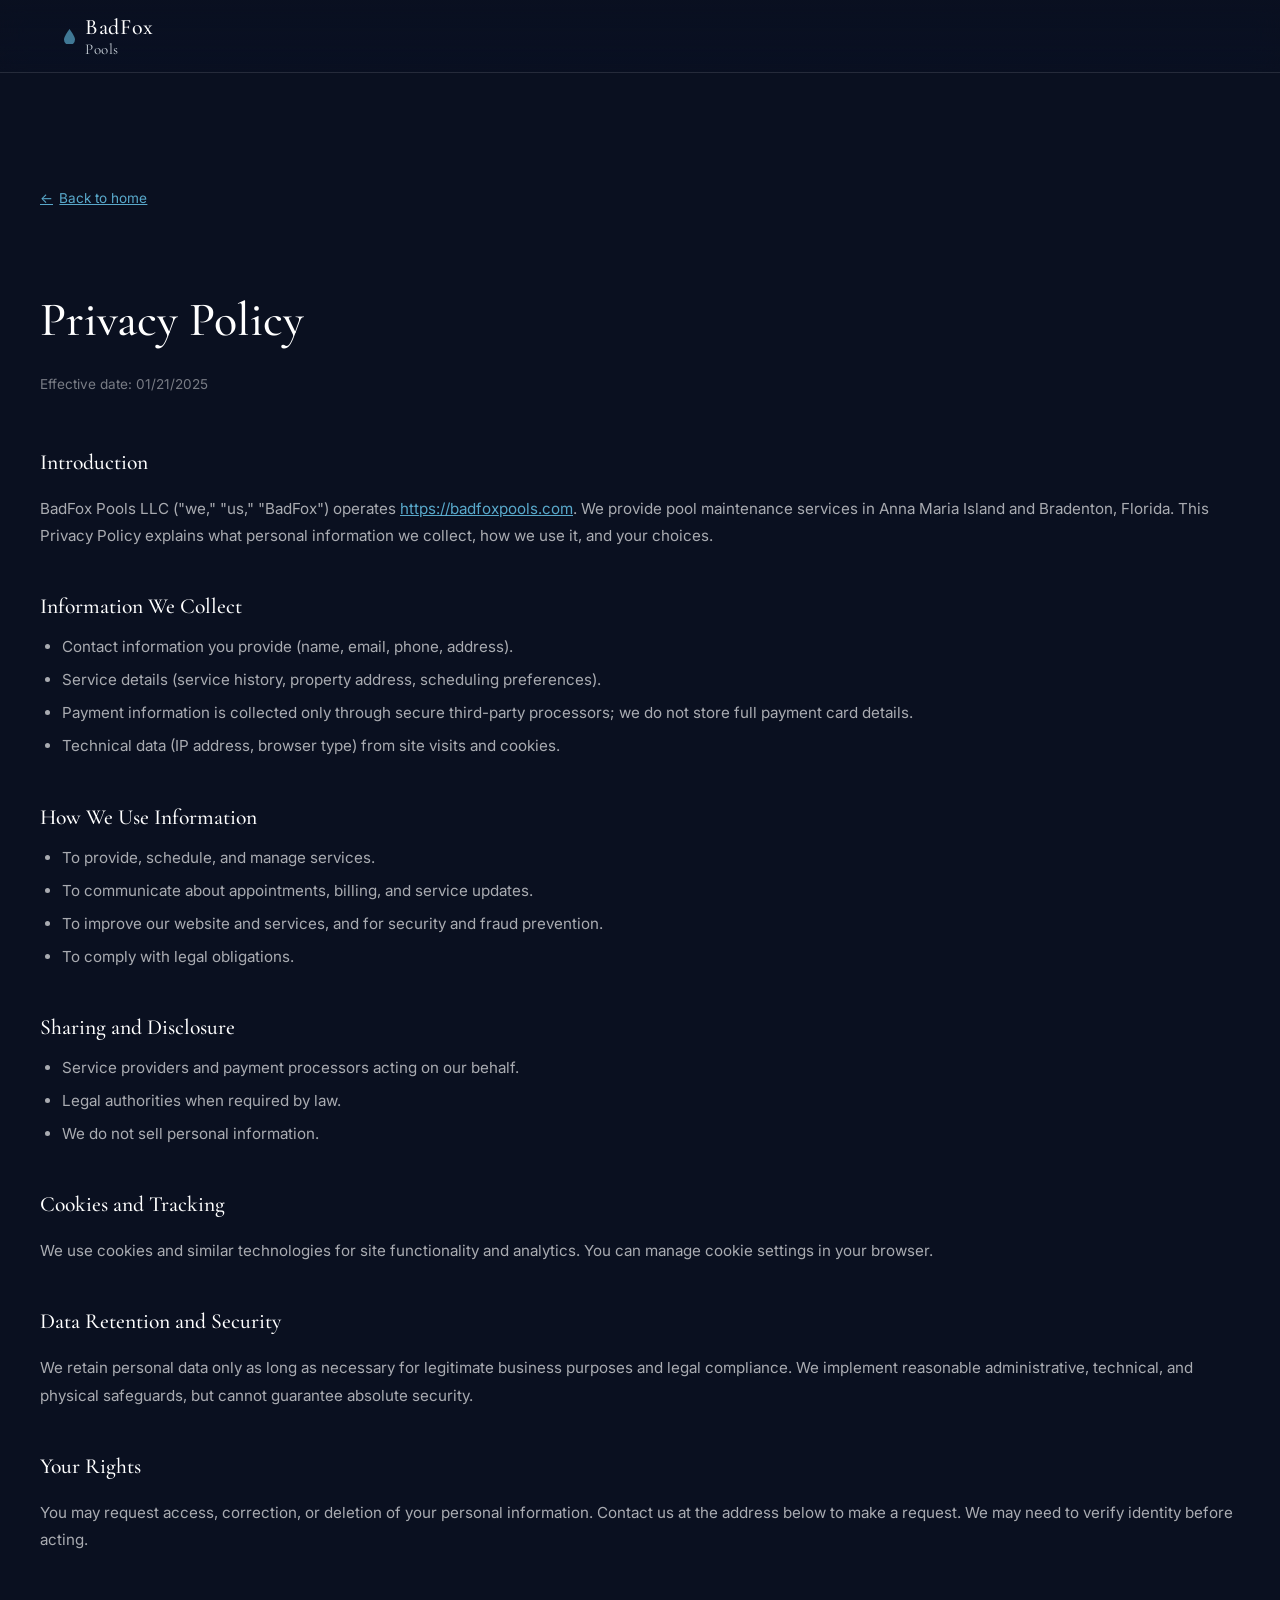
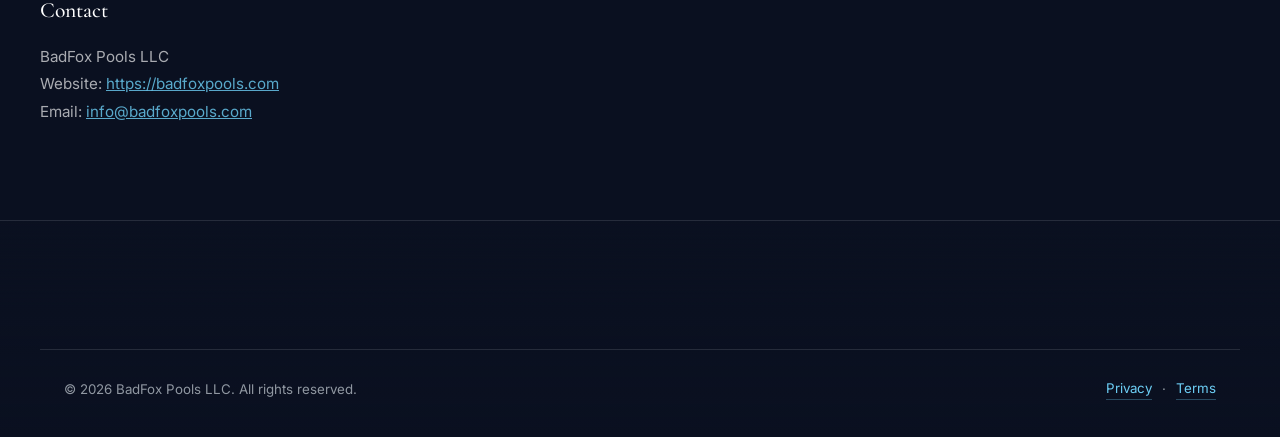
<file: privacy.html>
<!doctype html>
<html lang="en">
<head>
  <meta charset="utf-8" />
  <meta name="viewport" content="width=device-width, initial-scale=1, viewport-fit=cover" />
  <meta name="theme-color" content="#0a1020" />
  <title>Privacy Policy — BadFox Pools LLC</title>
  <meta name="description" content="Privacy Policy for BadFox Pools LLC." />
  <meta name="robots" content="noindex, follow" />
  <link rel="icon" type="image/png" href="assets/logo.png" />
  <link rel="apple-touch-icon" href="assets/logo.png" />
  <link rel="preconnect" href="https://fonts.googleapis.com" />
  <link rel="preconnect" href="https://fonts.gstatic.com" crossorigin />
  <link rel="preload" as="style"
    href="https://fonts.googleapis.com/css2?family=Cormorant+Garamond:ital,wght@0,300;0,400;0,500;0,600;1,400;1,500&family=Inter:wght@300;400;500;600;700&display=swap"
    onload="this.onload=null;this.rel='stylesheet'" />
  <noscript>
    <link rel="stylesheet"
      href="https://fonts.googleapis.com/css2?family=Cormorant+Garamond:ital,wght@0,300;0,400;0,500;0,600;1,400;1,500&family=Inter:wght@300;400;500;600;700&display=swap" />
  </noscript>
  <link rel="stylesheet" href="styles.css" />
  <style>
    .legal-page { padding: 7rem 0 5rem; }
    .legal-page h1 { font-family: 'Cormorant Garamond', serif; font-size: clamp(2rem, 5vw, 3rem); font-weight: 500; color: #fff; margin-bottom: .5rem; }
    .legal-page .effective { font-size: .85rem; color: rgba(255,255,255,.45); margin-bottom: 3rem; }
    .legal-page h2 { font-family: 'Cormorant Garamond', serif; font-size: 1.35rem; font-weight: 500; color: #fff; margin: 2.5rem 0 .6rem; }
    .legal-page p, .legal-page li { font-size: .95rem; color: rgba(255,255,255,.65); line-height: 1.8; }
    .legal-page ul { padding-left: 1.4rem; margin: .5rem 0; }
    .legal-page ul li { margin-bottom: .35rem; }
    .legal-page a { color: rgba(109,207,246,.8); text-decoration: underline; }
    .legal-page a:hover { color: rgba(109,207,246,1); }
    .back-link { display: inline-flex; align-items: center; gap: .4rem; font-size: .85rem; color: rgba(255,255,255,.45); text-decoration: none; margin-bottom: 2.5rem; transition: color .2s; }
    .back-link:hover { color: rgba(255,255,255,.8); }
    .back-link::before { content: '←'; }
  </style>
</head>
<body>
  <header class="site-header" role="banner">
    <div class="nav-wrap">
      <a class="wordmark" href="index.html" aria-label="BadFox Pools home">
        <svg class="wordmark-drop" width="11" height="15" viewBox="0 0 11 15" fill="none" xmlns="http://www.w3.org/2000/svg" aria-hidden="true"><path d="M5.5 0C5.5 0 0 7.2 0 10.5a5.5 5.5 0 0 0 11 0C11 7.2 5.5 0 5.5 0Z" fill="rgba(109,207,246,0.55)"/></svg>
        <span class="wordmark-text">BadFox<span class="wordmark-sub">Pools</span></span>
      </a>
    </div>
  </header>

  <main id="main">
    <div class="legal-page container">
      <a class="back-link" href="index.html">Back to home</a>
      <h1>Privacy Policy</h1>
      <p class="effective">Effective date: 01/21/2025</p>

      <h2>Introduction</h2>
      <p>BadFox Pools LLC ("we," "us," "BadFox") operates <a href="https://badfoxpools.com">https://badfoxpools.com</a>. We provide pool maintenance services in Anna Maria Island and Bradenton, Florida. This Privacy Policy explains what personal information we collect, how we use it, and your choices.</p>

      <h2>Information We Collect</h2>
      <ul>
        <li>Contact information you provide (name, email, phone, address).</li>
        <li>Service details (service history, property address, scheduling preferences).</li>
        <li>Payment information is collected only through secure third-party processors; we do not store full payment card details.</li>
        <li>Technical data (IP address, browser type) from site visits and cookies.</li>
      </ul>

      <h2>How We Use Information</h2>
      <ul>
        <li>To provide, schedule, and manage services.</li>
        <li>To communicate about appointments, billing, and service updates.</li>
        <li>To improve our website and services, and for security and fraud prevention.</li>
        <li>To comply with legal obligations.</li>
      </ul>

      <h2>Sharing and Disclosure</h2>
      <ul>
        <li>Service providers and payment processors acting on our behalf.</li>
        <li>Legal authorities when required by law.</li>
        <li>We do not sell personal information.</li>
      </ul>

      <h2>Cookies and Tracking</h2>
      <p>We use cookies and similar technologies for site functionality and analytics. You can manage cookie settings in your browser.</p>

      <h2>Data Retention and Security</h2>
      <p>We retain personal data only as long as necessary for legitimate business purposes and legal compliance. We implement reasonable administrative, technical, and physical safeguards, but cannot guarantee absolute security.</p>

      <h2>Your Rights</h2>
      <p>You may request access, correction, or deletion of your personal information. Contact us at the address below to make a request. We may need to verify identity before acting.</p>

      <h2>Contact</h2>
      <p>BadFox Pools LLC<br />
      Website: <a href="https://badfoxpools.com">https://badfoxpools.com</a><br />
      Email: <a href="mailto:info@badfoxpools.com">info@badfoxpools.com</a></p>
    </div>
  </main>

  <footer class="site-footer" role="contentinfo">
    <div class="container footer-bottom">
      <small>&copy; <span id="year"></span> BadFox Pools LLC. All rights reserved.</small>
      <small class="legal">
        <a class="link" href="privacy.html">Privacy</a>
        <span aria-hidden="true">·</span>
        <a class="link" href="terms.html">Terms</a>
      </small>
    </div>
  </footer>
  <script>document.getElementById('year').textContent = new Date().getFullYear();</script>
</body>
</html>
</file>
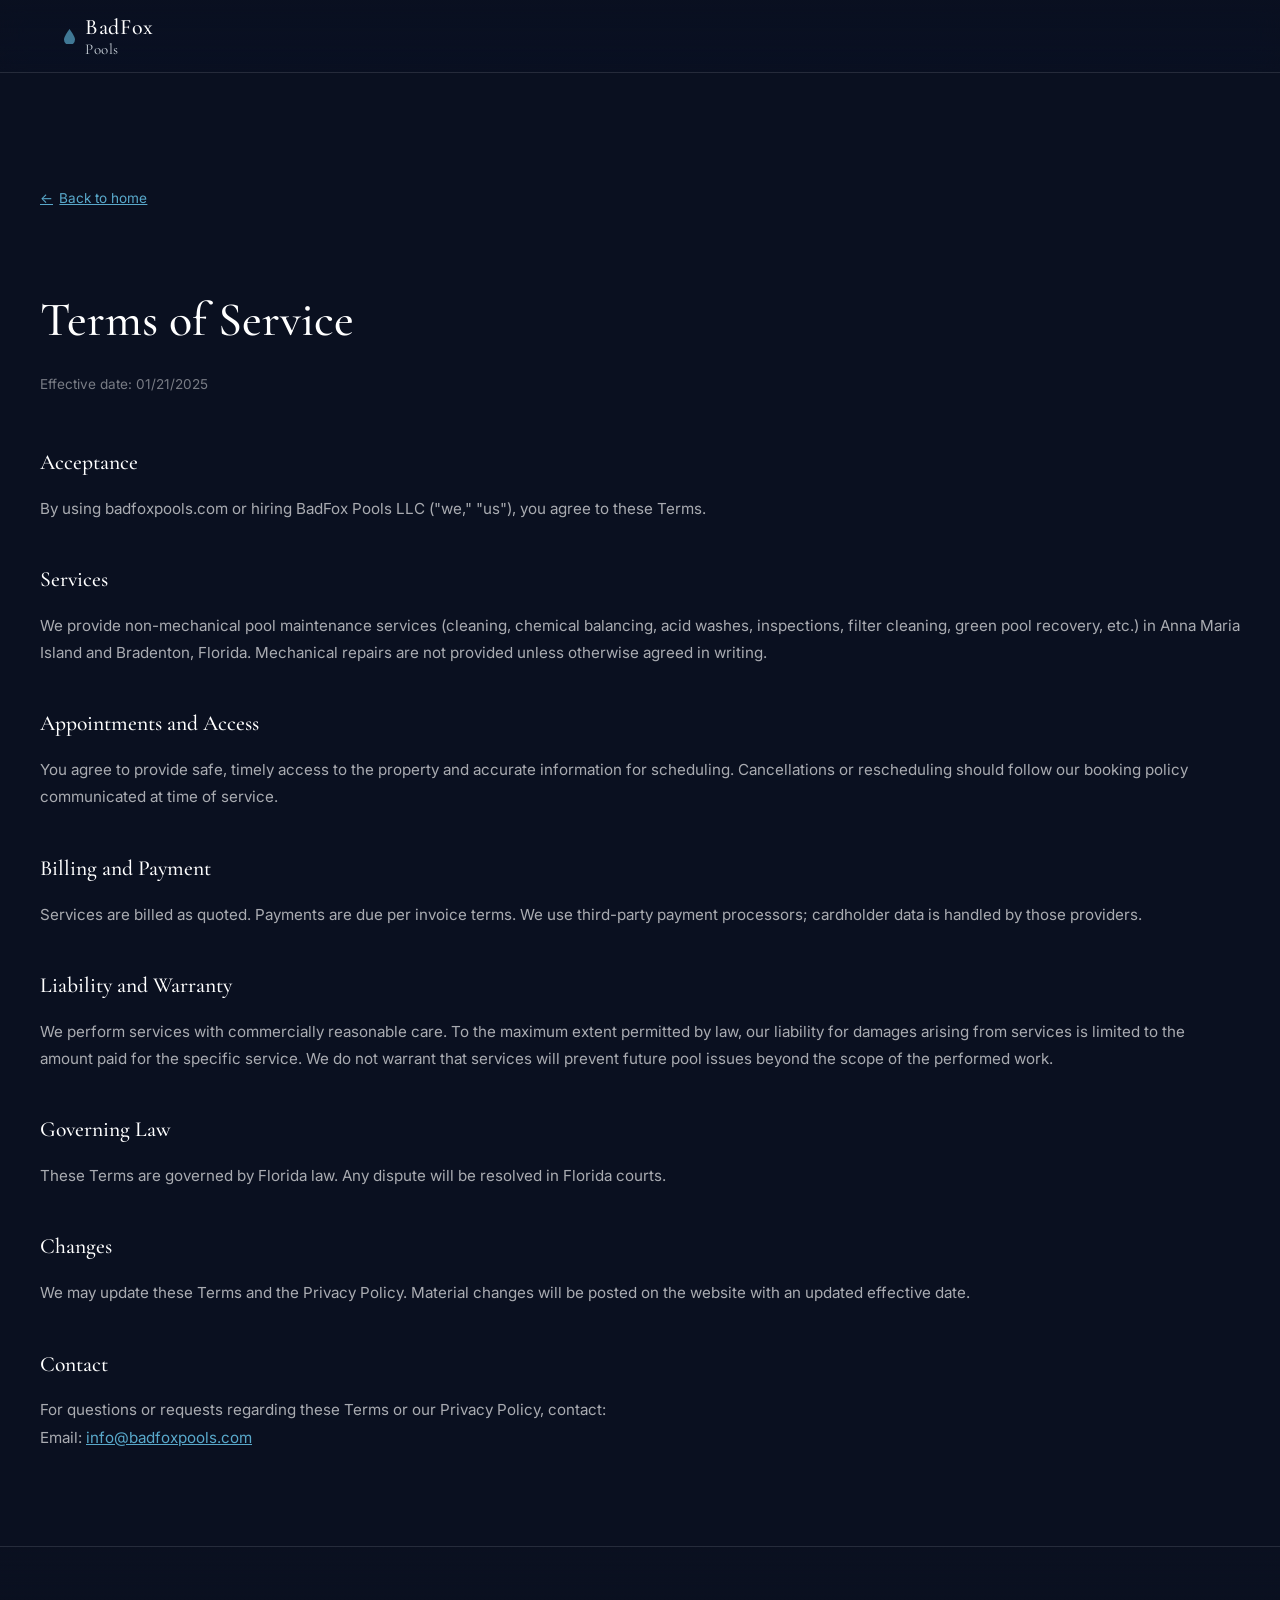
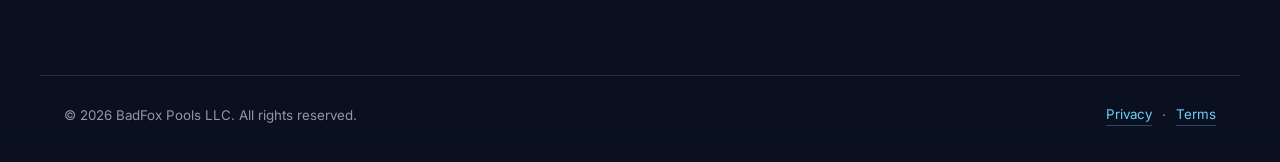
<file: terms.html>
<!doctype html>
<html lang="en">
<head>
  <meta charset="utf-8" />
  <meta name="viewport" content="width=device-width, initial-scale=1, viewport-fit=cover" />
  <meta name="theme-color" content="#0a1020" />
  <title>Terms of Service — BadFox Pools LLC</title>
  <meta name="description" content="Terms of Service for BadFox Pools LLC." />
  <meta name="robots" content="noindex, follow" />
  <link rel="icon" type="image/png" href="assets/logo.png" />
  <link rel="apple-touch-icon" href="assets/logo.png" />
  <link rel="preconnect" href="https://fonts.googleapis.com" />
  <link rel="preconnect" href="https://fonts.gstatic.com" crossorigin />
  <link rel="preload" as="style"
    href="https://fonts.googleapis.com/css2?family=Cormorant+Garamond:ital,wght@0,300;0,400;0,500;0,600;1,400;1,500&family=Inter:wght@300;400;500;600;700&display=swap"
    onload="this.onload=null;this.rel='stylesheet'" />
  <noscript>
    <link rel="stylesheet"
      href="https://fonts.googleapis.com/css2?family=Cormorant+Garamond:ital,wght@0,300;0,400;0,500;0,600;1,400;1,500&family=Inter:wght@300;400;500;600;700&display=swap" />
  </noscript>
  <link rel="stylesheet" href="styles.css" />
  <style>
    .legal-page { padding: 7rem 0 5rem; }
    .legal-page h1 { font-family: 'Cormorant Garamond', serif; font-size: clamp(2rem, 5vw, 3rem); font-weight: 500; color: #fff; margin-bottom: .5rem; }
    .legal-page .effective { font-size: .85rem; color: rgba(255,255,255,.45); margin-bottom: 3rem; }
    .legal-page h2 { font-family: 'Cormorant Garamond', serif; font-size: 1.35rem; font-weight: 500; color: #fff; margin: 2.5rem 0 .6rem; }
    .legal-page p, .legal-page li { font-size: .95rem; color: rgba(255,255,255,.65); line-height: 1.8; }
    .legal-page ul { padding-left: 1.4rem; margin: .5rem 0; }
    .legal-page ul li { margin-bottom: .35rem; }
    .legal-page a { color: rgba(109,207,246,.8); text-decoration: underline; }
    .legal-page a:hover { color: rgba(109,207,246,1); }
    .back-link { display: inline-flex; align-items: center; gap: .4rem; font-size: .85rem; color: rgba(255,255,255,.45); text-decoration: none; margin-bottom: 2.5rem; transition: color .2s; }
    .back-link:hover { color: rgba(255,255,255,.8); }
    .back-link::before { content: '←'; }
  </style>
</head>
<body>
  <header class="site-header" role="banner">
    <div class="nav-wrap">
      <a class="wordmark" href="index.html" aria-label="BadFox Pools home">
        <svg class="wordmark-drop" width="11" height="15" viewBox="0 0 11 15" fill="none" xmlns="http://www.w3.org/2000/svg" aria-hidden="true"><path d="M5.5 0C5.5 0 0 7.2 0 10.5a5.5 5.5 0 0 0 11 0C11 7.2 5.5 0 5.5 0Z" fill="rgba(109,207,246,0.55)"/></svg>
        <span class="wordmark-text">BadFox<span class="wordmark-sub">Pools</span></span>
      </a>
    </div>
  </header>

  <main id="main">
    <div class="legal-page container">
      <a class="back-link" href="index.html">Back to home</a>
      <h1>Terms of Service</h1>
      <p class="effective">Effective date: 01/21/2025</p>

      <h2>Acceptance</h2>
      <p>By using badfoxpools.com or hiring BadFox Pools LLC ("we," "us"), you agree to these Terms.</p>

      <h2>Services</h2>
      <p>We provide non-mechanical pool maintenance services (cleaning, chemical balancing, acid washes, inspections, filter cleaning, green pool recovery, etc.) in Anna Maria Island and Bradenton, Florida. Mechanical repairs are not provided unless otherwise agreed in writing.</p>

      <h2>Appointments and Access</h2>
      <p>You agree to provide safe, timely access to the property and accurate information for scheduling. Cancellations or rescheduling should follow our booking policy communicated at time of service.</p>

      <h2>Billing and Payment</h2>
      <p>Services are billed as quoted. Payments are due per invoice terms. We use third-party payment processors; cardholder data is handled by those providers.</p>

      <h2>Liability and Warranty</h2>
      <p>We perform services with commercially reasonable care. To the maximum extent permitted by law, our liability for damages arising from services is limited to the amount paid for the specific service. We do not warrant that services will prevent future pool issues beyond the scope of the performed work.</p>

      <h2>Governing Law</h2>
      <p>These Terms are governed by Florida law. Any dispute will be resolved in Florida courts.</p>

      <h2>Changes</h2>
      <p>We may update these Terms and the Privacy Policy. Material changes will be posted on the website with an updated effective date.</p>

      <h2>Contact</h2>
      <p>For questions or requests regarding these Terms or our Privacy Policy, contact:<br />
      Email: <a href="mailto:info@badfoxpools.com">info@badfoxpools.com</a></p>
    </div>
  </main>

  <footer class="site-footer" role="contentinfo">
    <div class="container footer-bottom">
      <small>&copy; <span id="year"></span> BadFox Pools LLC. All rights reserved.</small>
      <small class="legal">
        <a class="link" href="privacy.html">Privacy</a>
        <span aria-hidden="true">·</span>
        <a class="link" href="terms.html">Terms</a>
      </small>
    </div>
  </footer>
  <script>document.getElementById('year').textContent = new Date().getFullYear();</script>
</body>
</html>
</file>
<file: styles.css>
/* ============================================================
   BadFox Pools — Version A: "Aurelia"
   Inspiration: The Ritz-Carlton. Elegant serif display over clean
   sans-serif body. Wide tracking, refined weights, timeless luxury.
   Fonts: Cormorant Garamond (display) + Inter (body)
   ============================================================ */

:root {
  --navy: #0a1020;
  --navy-2: #0f1830;
  --navy-3: #121d3a;
  --white: #ffffff;
  --silver: #c9d1d9;
  --accent: #1da1f2;
  --accent-2: #6dcff6;
  --accent-glow: rgba(29, 161, 242, 0.35);
  --line: rgba(201, 209, 217, 0.14);
  --line-strong: rgba(201, 209, 217, 0.28);
  --shadow-soft: 0 10px 30px rgba(0, 0, 0, 0.25);
  --shadow-lg: 0 30px 80px rgba(0, 0, 0, 0.45);
  --radius: 8px;
  --radius-lg: 16px;
  --container: 1200px;
  --ease: cubic-bezier(.22, 1, .36, 1);
  --header-h: 72px;

  /* Aurelia typography stack */
  --font-display: "Cormorant Garamond", "Playfair Display", Georgia, serif;
  --font-body: "Inter", system-ui, -apple-system, "Segoe UI", Roboto, sans-serif;
}

/* ============================================================
   Base reset
   ============================================================ */
*, *::before, *::after { box-sizing: border-box; }
html, body { margin: 0; padding: 0; }

/*
  DO NOT set scroll-behavior: smooth on html/body.
  CSS smooth scroll conflicts with GSAP ScrollTrigger's pin & scrub —
  it causes the pinned section to jitter and trigger positions to drift.
  Smooth scrolling is handled entirely via JS (window.scrollTo behavior).
*/

body {
  font-family: var(--font-body);
  background: var(--navy);
  color: var(--white);
  line-height: 1.6;
  font-weight: 400;
  -webkit-font-smoothing: antialiased;
  text-rendering: optimizeLegibility;
  /* overflow-x: clip masks the horizontal-pinned timeline overflow without
     creating a new scroll container (which `hidden` would). Lets GSAP's
     position: fixed pin work correctly while preventing horizontal scroll. */
  overflow-x: clip;
}
img, video, iframe { max-width: 100%; display: block; }
a { color: inherit; text-decoration: none; }

:focus-visible {
  outline: 2px solid var(--accent-2);
  outline-offset: 3px;
  border-radius: 4px;
}

.skip-link {
  position: absolute;
  left: -9999px; top: 8px;
  background: var(--white); color: var(--navy);
  padding: 8px 12px; border-radius: var(--radius);
  z-index: 999;
}
.skip-link:focus { left: 12px; }

/* ============================================================
   Preloader — animated water drop filling with the brand gradient.
   Visible by default; JS adds .is-loaded to fade it out once the
   page is ready. <noscript> override hides it for no-JS users.
   ============================================================ */
.preloader {
  position: fixed; inset: 0;
  z-index: 9999;
  display: flex; align-items: center; justify-content: center;
  background:
    radial-gradient(80% 60% at 50% 40%, rgba(29,161,242,0.10), transparent 70%),
    var(--navy);
  transition: opacity 0.6s var(--ease), visibility 0.6s var(--ease);
}
.preloader.is-loaded {
  opacity: 0;
  visibility: hidden;
  pointer-events: none;
}
/* While the preloader sits over the page, hide the sticky header so
   the hamburger / login outlines don't bleed through during the
   opacity fade-out. The preloader removes itself from the DOM once
   the fade finishes (see app.js), so the header reappears then. */
.preloader ~ .site-header { visibility: hidden; }
.preloader-inner { text-align: center; }
.preloader-drop {
  display: block; margin: 0 auto 28px;
  filter: drop-shadow(0 0 26px rgba(29,161,242,0.45));
}
/* Mirrors the header wordmark: Cormorant Garamond, weight 500/400,
   stacked "BadFox" / "Pools" with the same 0.04em tracking. Sized up
   for preloader prominence. */
.preloader-text {
  font-family: var(--font-display);
  margin: 0;
  letter-spacing: 0.04em;
}
.preloader-wordmark-main {
  display: block;
  font-size: 40px;
  font-weight: 500;
  line-height: 1;
  color: var(--white);
}
.preloader-wordmark-sub {
  display: block;
  font-size: 22px;
  font-weight: 400;
  line-height: 1;
  letter-spacing: 0.04em;
  color: var(--silver);
  margin-top: 8px;
}
.preloader-tagline {
  margin: 26px 0 0;
  font-family: var(--font-body);
  font-size: 10px;
  font-weight: 500;
  letter-spacing: 0.36em;
  text-transform: uppercase;
  color: var(--silver);
  opacity: 0.55;
}

.container { max-width: var(--container); margin: 0 auto; padding: 0 24px; }

/* Below-fold performance: skip paint until visible.
   Only applied to the footer — sections with GSAP ScrollTrigger
   animations are excluded because content-visibility:auto skips
   rendering, breaking GSAP's position measurements at setup time. */
.site-footer {
  content-visibility: auto;
  contain-intrinsic-size: 300px;
}

/* ============================================================
   Header / Nav
   ============================================================ */
.site-header {
  position: sticky; top: 0; z-index: 50;
  backdrop-filter: saturate(140%) blur(14px);
  -webkit-backdrop-filter: saturate(140%) blur(14px);
  background: linear-gradient(to bottom, rgba(10,16,32,0.85), rgba(10,16,32,0.6));
  border-bottom: 1px solid var(--line);
}
.nav-wrap {
  max-width: var(--container); margin: 0 auto;
  height: var(--header-h); padding: 0 24px;
  display: grid; grid-template-columns: 1fr auto 1fr;
  align-items: center; gap: 16px;
}

.wordmark { display: inline-flex; align-items: center; gap: 10px; letter-spacing: 0.04em; }
.wordmark-drop { flex-shrink: 0; display: block; }
.wordmark-text {
  font-family: var(--font-display);
  font-weight: 500;
  font-size: 22px;
  line-height: 1;
  display: inline-flex; flex-direction: column; gap: 4px;
}
.wordmark-sub {
  font-family: var(--font-display);
  font-weight: 400;
  font-size: 15px;
  letter-spacing: 0.04em;
  color: var(--silver);
}

/* Tabs */
.tabs { position: relative; justify-self: center; }
.tabs ul {
  list-style: none; display: flex; gap: 4px;
  padding: 6px; margin: 0;
  border: 1px solid var(--line);
  border-radius: 999px;
  background: rgba(255,255,255,0.03);
}
.tab {
  display: inline-block;
  padding: 10px 20px;
  font-size: 12px;
  font-weight: 500;
  letter-spacing: 0.18em;
  text-transform: uppercase;
  color: var(--silver);
  border-radius: 999px;
  transition: color .3s var(--ease), background-color .3s var(--ease);
}
.tab:hover { color: var(--white); }
.tab.is-active { color: var(--white); background: rgba(29, 161, 242, 0.08); }
.tab-underline {
  position: absolute; left: 0; bottom: -2px;
  height: 1px; width: 0;
  background: linear-gradient(90deg, var(--accent-2), var(--accent));
  pointer-events: none; opacity: 0;
}

.nav-cta { justify-self: end; }

/* Nav actions: Log In + Book Service grouped at the right edge.
   Login is a subtle text+icon link that lives alongside the tabs typography,
   sized smaller than the Book Service CTA so it reads as secondary. */
.nav-actions {
  justify-self: end;
  display: inline-flex;
  align-items: center;
  gap: 18px;
}
.nav-login {
  display: inline-flex;
  align-items: center;
  gap: 7px;
  font-family: var(--font-body);
  font-size: 11px;
  font-weight: 500;
  letter-spacing: 0.18em;
  text-transform: uppercase;
  color: var(--silver);
  padding: 8px 2px;
  transition: color .3s var(--ease);
  position: relative;
}
.nav-login-icon {
  opacity: 0.7;
  transition: opacity .3s var(--ease), color .3s var(--ease);
}
.nav-login:hover { color: var(--white); }
.nav-login:hover .nav-login-icon { opacity: 1; color: var(--accent-2); }
.nav-login:focus-visible { color: var(--white); }
.nav-login:focus-visible .nav-login-icon { opacity: 1; color: var(--accent-2); }

/* Hamburger menu toggle — desktop hides it; mobile shows it instead of tabs. */
.nav-menu-toggle {
  display: none;
  background: transparent;
  border: 1px solid var(--line-strong);
  color: var(--silver);
  width: 42px;
  height: 42px;
  border-radius: var(--radius);
  cursor: pointer;
  align-items: center;
  justify-content: center;
  transition: color .3s var(--ease), border-color .3s var(--ease), background-color .3s var(--ease);
  padding: 0;
}
.nav-menu-toggle:hover { color: var(--white); border-color: var(--silver); }
.nav-menu-toggle:focus-visible { color: var(--white); border-color: var(--accent-2); }
.nav-menu-icon-close { display: none; }
.nav-menu-toggle[aria-expanded="true"] .nav-menu-icon-open { display: none; }
.nav-menu-toggle[aria-expanded="true"] .nav-menu-icon-close { display: block; }

/* Mobile dropdown menu — slides down from the header on toggle. */
.mobile-menu {
  display: none;
  position: absolute;
  top: 100%;
  left: 0;
  right: 0;
  background:
    radial-gradient(60% 60% at 50% 0%, rgba(29,161,242,0.10), transparent 70%),
    var(--navy);
  border-top: 1px solid var(--line);
  border-bottom: 1px solid var(--line);
  padding: 16px 24px 24px;
  z-index: 50;
  box-shadow: 0 20px 40px rgba(0,0,0,0.4);
  opacity: 0;
  transform: translateY(-8px);
  pointer-events: none;
  transition: opacity .25s var(--ease), transform .25s var(--ease);
}
.mobile-menu.is-open {
  display: block;
  opacity: 1;
  transform: translateY(0);
  pointer-events: auto;
}
.mobile-menu-list {
  list-style: none;
  margin: 0;
  padding: 0;
  display: flex;
  flex-direction: column;
  gap: 2px;
}
.mobile-menu-link {
  display: flex;
  align-items: center;
  gap: 10px;
  padding: 14px 12px;
  font-family: var(--font-body);
  font-size: 14px;
  font-weight: 500;
  letter-spacing: 0.16em;
  text-transform: uppercase;
  color: var(--silver);
  border-radius: var(--radius);
  transition: color .2s var(--ease), background-color .2s var(--ease);
}
.mobile-menu-link:hover,
.mobile-menu-link:focus-visible { color: var(--white); background: rgba(255,255,255,0.04); }
.mobile-menu-actions {
  margin-top: 16px;
  padding-top: 16px;
  border-top: 1px solid var(--line);
  display: flex;
  flex-direction: column;
  gap: 8px;
}
.mobile-menu-login { color: var(--accent-2); }
.mobile-menu-cta { width: 100%; }

/* Prevent body scroll while the mobile menu is open. */
body.mobile-menu-open { overflow: hidden; }

/* ============================================================
   Buttons
   ============================================================ */
.btn {
  display: inline-flex; align-items: center; justify-content: center;
  gap: 8px; height: 48px; padding: 0 26px;
  border-radius: var(--radius);
  font-family: var(--font-body);
  font-weight: 500;
  font-size: 12px;
  letter-spacing: 0.22em;
  text-transform: uppercase;
  transition: transform .3s var(--ease), background-color .3s var(--ease),
              border-color .3s var(--ease), color .3s var(--ease), box-shadow .3s var(--ease);
  cursor: pointer; border: 1px solid transparent;
  white-space: nowrap;
}
.btn-primary {
  background: linear-gradient(180deg, var(--accent-2), var(--accent));
  color: #06223a;
  box-shadow: 0 8px 24px var(--accent-glow), inset 0 1px 0 rgba(255,255,255,0.4);
}
.btn-primary:hover { transform: translateY(-1px); box-shadow: 0 12px 30px var(--accent-glow); }
.btn-secondary {
  background: transparent; color: var(--white);
  border-color: var(--line-strong);
}
.btn-secondary:hover { background: rgba(255,255,255,0.06); border-color: var(--silver); }
.btn-ghost {
  background: transparent; color: var(--white);
  border-color: var(--line-strong);
  height: 42px; padding: 0 20px;
}
.btn-ghost:hover { background: rgba(255,255,255,0.06); }

/* ============================================================
   Hero
   ============================================================ */
.hero {
  position: relative;
  min-height: calc(100vh - var(--header-h));
  display: flex; align-items: center;
  overflow: hidden; isolation: isolate;
}
.hero-media {
  position: absolute; inset: 0; z-index: 0;
  overflow: hidden;
  /* Poster image as CSS background — instant fallback while video loads */
  background: #000 url("assets/water-picture.jpg") center/cover no-repeat;
  /* will-change pre-creates the compositor layer at page load, BEFORE Chrome
     evaluates the video's autoplay eligibility. This is critical: if GSAP's
     ScrollTrigger creates the layer after autoplay is evaluated, Chrome can
     revoke the autoplay grant. Setting it here means the layer exists from
     the start, so GSAP's animation never changes the compositor context. */
  will-change: transform;
}
.hero-video {
  position: absolute; inset: 0;
  width: 100%; height: 100%;
  object-fit: cover; display: block;
  /* No will-change here — animating transforms on <video> elements causes
     Chrome to pause autoplay. GSAP targets .hero-media (the parent) instead. */
}
.hero-scrim {
  position: absolute; inset: 0; z-index: 1; pointer-events: none;
  background:
    radial-gradient(120% 80% at 20% 0%, rgba(10,16,32,0.1), rgba(10,16,32,0.55) 60%, rgba(10,16,32,0.9) 100%),
    linear-gradient(180deg, rgba(10,16,32,0.3), rgba(10,16,32,0.88));
}

.hero-inner {
  position: relative; z-index: 2;
  max-width: var(--container); width: 100%;
  margin: 0 auto; padding: 120px 24px 140px;
}
.eyebrow {
  color: var(--accent-2);
  font-family: var(--font-body);
  font-size: 11px;
  font-weight: 500;
  letter-spacing: 0.32em;
  text-transform: uppercase;
  margin: 0 0 20px;
}
.hero-headline {
  font-family: var(--font-display);
  font-size: clamp(52px, 8.5vw, 120px);
  font-weight: 400;
  line-height: 1.02;
  letter-spacing: -0.01em;
  margin: 0 0 24px;
  max-width: 16ch;
}
.hero-headline em {
  font-style: italic;
  font-weight: 400;
  color: var(--accent-2);
}
.hero-sub {
  font-size: clamp(16px, 1.3vw, 19px);
  color: var(--silver);
  margin: 0 0 36px;
  max-width: 52ch;
  font-weight: 300;
  line-height: 1.65;
}
.hero-ctas { display: flex; gap: 14px; flex-wrap: wrap; }

.hero-scroll-hint {
  position: absolute; left: 50%; bottom: 22px;
  transform: translateX(-50%);
  width: 22px; height: 36px;
  border: 1px solid var(--line-strong);
  border-radius: 999px; opacity: 0.8;
}
.hero-scroll-hint span {
  position: absolute; left: 50%; top: 8px;
  width: 2px; height: 8px;
  background: var(--accent-2);
  border-radius: 2px;
  transform: translateX(-50%);
  animation: scroll-hint 2.4s var(--ease) infinite;
}
@keyframes scroll-hint {
  0%   { transform: translate(-50%, 0);    opacity: 1; }
  70%  { transform: translate(-50%, 14px); opacity: 0; }
  100% { transform: translate(-50%, 0);    opacity: 0; }
}

/* ============================================================
   Section helpers
   ============================================================ */
.section-head { max-width: 680px; margin: 0 auto 56px; text-align: center; }
.section-head h2 {
  font-family: var(--font-display);
  font-size: clamp(32px, 4.2vw, 56px);
  font-weight: 400;
  letter-spacing: -0.005em;
  line-height: 1.1;
  margin: 0;
}

/* ============================================================
   Features / Cards
   ============================================================ */
.features { padding: 140px 0 60px; }
.card-grid { display: grid; grid-template-columns: repeat(3, 1fr); gap: 24px; }
.card {
  background: linear-gradient(180deg, rgba(255,255,255,0.035), rgba(255,255,255,0.01));
  border: 1px solid var(--line);
  border-radius: var(--radius-lg);
  padding: 34px 30px;
  transition: transform .4s var(--ease), border-color .4s var(--ease), box-shadow .4s var(--ease);
  /* will-change omitted here — GSAP adds it during animation and removes it after.
     Declaring it statically would hoist all three cards to GPU layers immediately. */
}
.card:hover { transform: translateY(-4px); border-color: var(--line-strong); box-shadow: var(--shadow-soft); }
.card-icon {
  width: 48px; height: 48px;
  display: flex; align-items: center; justify-content: center;
  border-radius: 12px;
  background: rgba(29,161,242,0.08);
  color: var(--accent-2); margin-bottom: 22px;
}
.card-icon svg { width: 26px; height: 26px; }
.card h3 {
  font-family: var(--font-display);
  font-size: 26px;
  font-weight: 500;
  letter-spacing: -0.005em;
  margin: 0 0 10px;
}
.card p { margin: 0; color: var(--silver); font-size: 15px; line-height: 1.65; }

/* ============================================================
   Photo Gallery
   ============================================================ */
.gallery { padding: 60px 0; }
.gallery-grid {
  display: grid;
  grid-template-columns: 1fr 1fr;
  gap: 20px;
}
.gallery-item {
  margin: 0;
  border-radius: var(--radius-lg);
  overflow: hidden;
  border: 1px solid var(--line);
  box-shadow: var(--shadow-soft);
  aspect-ratio: 4 / 3;
}
.gallery-item img {
  width: 100%; height: 100%;
  object-fit: cover;
  display: block;
  transition: transform 0.6s var(--ease);
}
.gallery-item:hover img { transform: scale(1.04); }

/* ============================================================
   Timeline — horizontal pinned scroll
   ============================================================ */
.timeline-section { padding: 80px 0 40px; }

/*
  overflow-x: clip clips overflowing track content WITHOUT creating a new
  scroll container (unlike overflow-x: hidden). This prevents a horizontal
  scrollbar flash before GSAP's ScrollTrigger pin kicks in, while still
  allowing GSAP's position: fixed pin to work correctly.
*/
.timeline-clip { overflow-x: clip; }

.timeline-pin { height: 100vh; position: relative; overflow: visible; }
.timeline-track {
  display: flex; gap: 32px; align-items: center;
  padding: 0 8vw; height: 100%;
  will-change: transform;
}
.timeline-panel {
  flex: 0 0 min(70vw, 540px);
  background: linear-gradient(180deg, rgba(255,255,255,0.05), rgba(255,255,255,0.01));
  border: 1px solid var(--line);
  border-radius: var(--radius-lg);
  padding: 48px 40px;
  min-height: 340px;
  position: relative;
  box-shadow: var(--shadow-soft);
}
.panel-index {
  position: absolute; top: 28px; right: 32px;
  font-family: var(--font-body);
  font-size: 11px;
  letter-spacing: 0.32em;
  color: var(--accent-2);
  font-weight: 500;
}
.timeline-panel h3 {
  font-family: var(--font-display);
  font-size: clamp(28px, 2.6vw, 40px);
  font-weight: 400;
  letter-spacing: -0.005em;
  margin: 16px 0 14px;
}
.timeline-panel p { color: var(--silver); font-size: 16px; max-width: 42ch; margin: 0; line-height: 1.65; }

/* ============================================================
   About
   ============================================================ */
.about { padding: 140px 0; }
.about-grid { display: grid; grid-template-columns: 1.4fr 1fr; gap: 72px; align-items: start; }
.about-copy h2 {
  font-family: var(--font-display);
  font-size: clamp(36px, 4.6vw, 64px);
  font-weight: 400;
  letter-spacing: -0.01em;
  line-height: 1.08;
  margin: 0 0 24px;
}
.about-copy h2 em { font-style: italic; color: var(--accent-2); font-weight: 400; }
.about-copy p {
  color: var(--silver); font-size: 17px;
  max-width: 60ch; margin: 0 0 18px;
  font-weight: 300; line-height: 1.75;
}

.coverage { list-style: none; padding: 0; margin: 28px 0 36px; display: flex; gap: 16px; flex-wrap: wrap; }
.coverage li {
  display: inline-flex; align-items: center; gap: 10px;
  padding: 10px 16px;
  border: 1px solid var(--line);
  border-radius: 999px;
  font-size: 13px;
  letter-spacing: 0.08em;
  color: var(--silver);
}
.pin {
  width: 8px; height: 8px; border-radius: 999px;
  background: var(--accent);
  box-shadow: 0 0 0 3px rgba(29,161,242,0.15);
  flex-shrink: 0;
}
.about-ctas { display: flex; gap: 14px; flex-wrap: wrap; }

.about-card {
  background: linear-gradient(180deg, rgba(255,255,255,0.05), rgba(255,255,255,0.01));
  border: 1px solid var(--line);
  border-radius: var(--radius-lg);
  padding: 34px;
  box-shadow: var(--shadow-soft);
}
.about-card h3 {
  margin: 0 0 20px;
  font-family: var(--font-body);
  font-size: 11px;
  font-weight: 500;
  letter-spacing: 0.28em;
  text-transform: uppercase;
  color: var(--accent-2);
}
.facts { margin: 0; display: grid; grid-template-columns: 1fr; gap: 0; }
.facts > div {
  display: grid; grid-template-columns: 120px 1fr;
  align-items: baseline; padding: 14px 0;
  border-top: 1px solid var(--line);
}
.facts dt {
  color: var(--silver);
  font-size: 11px;
  letter-spacing: 0.2em;
  text-transform: uppercase;
  font-weight: 500;
}
.facts dd {
  margin: 0;
  font-family: var(--font-display);
  font-weight: 500;
  font-size: 18px;
}

/* ============================================================
   Contact
   ============================================================ */
.contact { padding: 80px 0 140px; }
.contact-grid { display: grid; grid-template-columns: 1.1fr 1fr; gap: 72px; align-items: start; }
.contact-copy h2 {
  font-family: var(--font-display);
  font-size: clamp(36px, 4.6vw, 60px);
  font-weight: 400;
  letter-spacing: -0.01em;
  line-height: 1.1;
  margin: 0 0 20px;
}
.contact-copy p {
  color: var(--silver); font-size: 17px;
  margin: 0 0 28px;
  font-weight: 300; line-height: 1.75;
}
.link {
  color: var(--accent-2);
  border-bottom: 1px solid rgba(109,207,246,0.3);
  transition: color .2s var(--ease), border-color .2s var(--ease);
}
.link:hover { color: var(--white); border-color: var(--white); }

.contact-form { display: grid; grid-template-columns: 1fr 1fr; gap: 18px; }
/* Netlify honeypot — visually hidden, present in DOM for bots only. */
.hp-field { position: absolute; left: -9999px; width: 1px; height: 1px; overflow: hidden; }
.field { display: flex; flex-direction: column; }
.field label {
  font-size: 11px;
  letter-spacing: 0.2em;
  text-transform: uppercase;
  color: var(--silver);
  margin-bottom: 10px;
  font-weight: 500;
}
.field input {
  height: 50px; padding: 0 16px;
  background: rgba(255,255,255,0.04);
  border: 1px solid var(--line);
  color: var(--white);
  border-radius: var(--radius);
  font: inherit;
  transition: border-color .2s var(--ease), background-color .2s var(--ease);
}
.field input::placeholder { color: rgba(201,209,217,0.55); }
.field input:focus {
  outline: none;
  border-color: var(--accent);
  background: rgba(29,161,242,0.06);
}
.form-actions { grid-column: 1 / -1; display: flex; gap: 14px; flex-wrap: wrap; margin-top: 10px; }
.form-note {
  grid-column: 1 / -1;
  color: var(--accent-2);
  margin: 10px 0 0;
  font-size: 14px;
  min-height: 1em;
}

.contact-map .map-frame {
  position: relative;
  border-radius: var(--radius-lg);
  overflow: hidden;
  border: 1px solid var(--line);
  box-shadow: var(--shadow-soft);
  aspect-ratio: 4 / 3;
  background: var(--navy-2);
}
.contact-map iframe {
  width: 100%; height: 100%; border: 0;
  filter: saturate(0.8) brightness(0.9) contrast(1.05);
}
.contact-list { list-style: none; padding: 0; margin: 24px 0 0; display: grid; gap: 12px; }
.contact-list li {
  display: grid; grid-template-columns: 120px 1fr; gap: 14px;
  font-size: 15px; color: var(--silver);
  padding: 12px 0; border-top: 1px solid var(--line);
}
.contact-list li span {
  color: rgba(201,209,217,0.7);
  font-size: 11px;
  letter-spacing: 0.2em;
  text-transform: uppercase;
  align-self: center;
  font-weight: 500;
}

/* ============================================================
   Footer
   ============================================================ */
.site-footer {
  border-top: 1px solid var(--line);
  background: linear-gradient(180deg, rgba(10,16,32,0) 0%, rgba(10,16,32,0.8) 40%, var(--navy) 100%);
  padding: 72px 0 36px;
}
.footer-grid { display: grid; grid-template-columns: 1.6fr repeat(2, 1fr); gap: 48px; }
.footer-brand .muted {
  color: var(--silver); margin-top: 16px; max-width: 36ch;
  font-weight: 300; font-size: 15px; line-height: 1.7;
}
.footer-col h4 {
  font-size: 11px;
  font-weight: 500;
  letter-spacing: 0.28em;
  text-transform: uppercase;
  color: var(--accent-2);
  margin: 0 0 18px;
}
.hours, .plain {
  list-style: none; padding: 0; margin: 0;
  display: grid; gap: 12px;
  font-size: 14px; color: var(--silver);
}
.hours li { display: grid; grid-template-columns: 1fr auto; gap: 8px; }
.footer-bottom {
  display: flex; justify-content: space-between; align-items: center;
  gap: 16px; margin-top: 56px; padding-top: 28px;
  border-top: 1px solid var(--line);
  color: rgba(201,209,217,0.7);
}
.legal { display: inline-flex; gap: 10px; align-items: center; }

/* ============================================================
   Animation initial states
   GSAP animates these to opacity:1, y:0. will-change is intentionally
   NOT set here — GSAP manages it internally during the tween and
   removes it afterward, avoiding permanent GPU layer allocation.
   ============================================================ */
[data-anim="fadeUp"], [data-anim="cardUp"] {
  opacity: 0;
  transform: translateY(24px);
}

/* ============================================================
   Responsive
   ============================================================ */
@media (max-width: 960px) {
  .card-grid { grid-template-columns: 1fr; }
  .gallery-grid { grid-template-columns: 1fr; }
  .about-grid, .contact-grid { grid-template-columns: 1fr; gap: 40px; }
  .footer-grid { grid-template-columns: 1fr 1fr; }
  .contact-form { grid-template-columns: 1fr; }
  /* Mobile nav layout: wordmark (larger) on the left, login + hamburger on the right */
  .nav-wrap { grid-template-columns: auto 1fr auto; gap: 10px; }
  .tabs { display: none; }
  .nav-actions .btn { display: none; }
  .nav-actions { gap: 8px; }
  .nav-menu-toggle { display: inline-flex; }
  /* Bigger wordmark on mobile for stronger brand presence in the slimmer nav */
  .wordmark-text { font-size: 28px; }
  .wordmark-sub { font-size: 18px; }
  .hero-inner { padding: 100px 24px; }
  .features, .about, .contact { padding: 90px 0; }
  /* Timeline: vertical stack on mobile (GSAP horizontal scroll disabled) */
  .timeline-pin { height: auto; }
  .timeline-track { flex-direction: column; padding: 0 20px; gap: 20px; height: auto; }
  .timeline-panel { flex-basis: auto; width: 100%; padding: 32px 28px; min-height: auto; }
}
@media (max-width: 560px) {
  .footer-grid { grid-template-columns: 1fr; }
  .footer-bottom { flex-direction: column; align-items: flex-start; }
  /* Keep wordmark substantial on phones — single line "BadFox" */
  .wordmark-text { font-size: 26px; }
  .wordmark-sub { display: none; }
  /* Login icon-only on very narrow screens so wordmark + hamburger get room */
  .nav-login { font-size: 0; padding: 8px; }
  .nav-login-icon { width: 18px; height: 18px; opacity: 1; }
}

/* ============================================================
   Reduced motion — immediately reveal all animated elements,
   disable all transitions and CSS animations
   ============================================================ */
@media (prefers-reduced-motion: reduce) {
  *, *::before, *::after {
    animation-duration: 0.001ms !important;
    animation-iteration-count: 1 !important;
    transition-duration: 0.001ms !important;
  }
  [data-anim="fadeUp"], [data-anim="cardUp"] { opacity: 1; transform: none; }
  .hero-scroll-hint { display: none; }
  .preloader { transition-duration: 0.001ms !important; }
}
</file>
